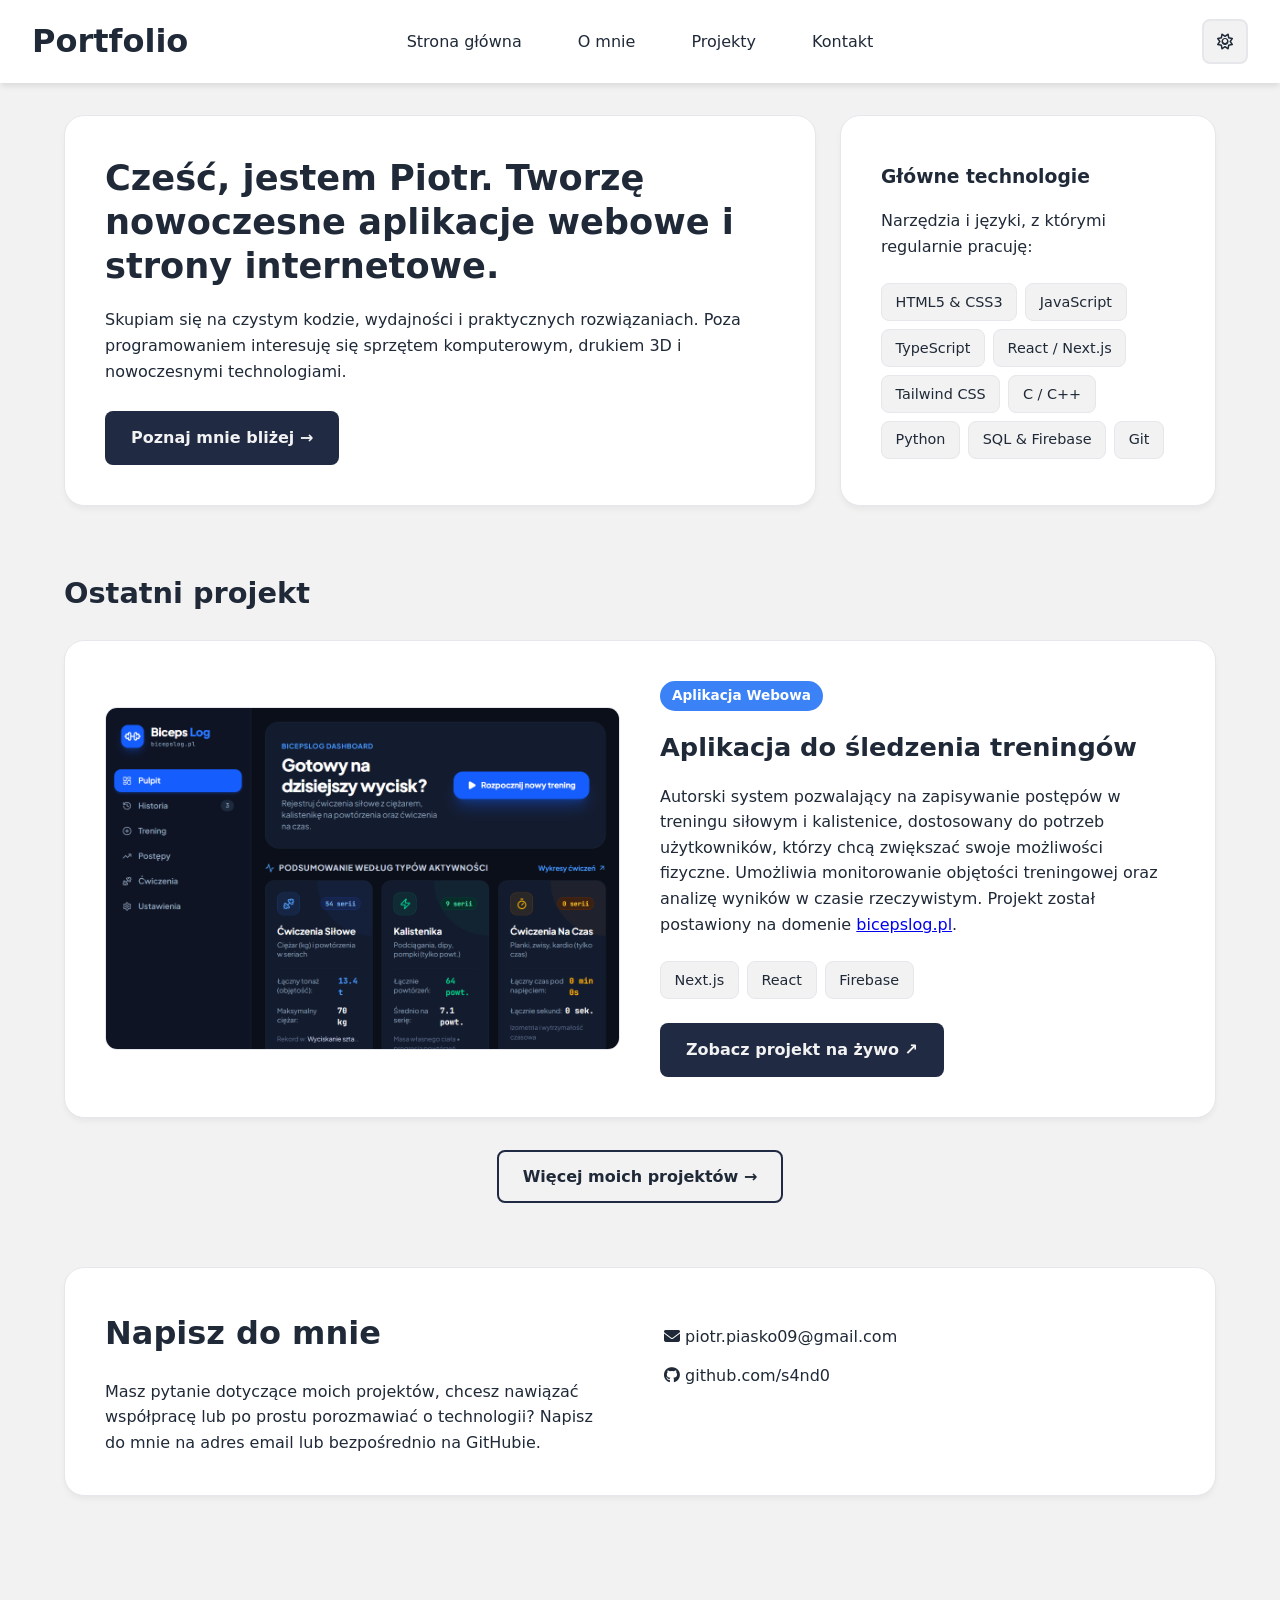
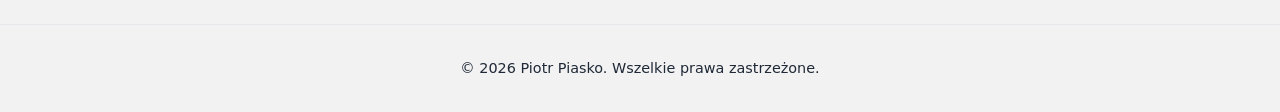
<file: index.html>
<!DOCTYPE html>
<html lang="pl">
<head>
	<meta charset="UTF-8">
	<meta name="viewport" content="width=device-width, initial-scale=1.0">
	<meta name="author" content="Piotr">
	<meta name="description" content="Portfolio Piotr Piasko">
	<meta name="keywords" content="portfolio, projekty, programowanie">

	<title>Portfolio - Piotr Piasko</title>
	<script>
		if (localStorage.getItem('theme') === 'dark') {
			document.documentElement.classList.add('dark-theme');
		}
	</script>
	<link rel="icon" href="favicon.svg" type="image/svg+xml">
    <link rel="icon" href="favicon.ico" sizes="32x32">
	<link rel="stylesheet" href="CSS/style.css">
	<link rel="stylesheet" href="https://cdnjs.cloudflare.com/ajax/libs/font-awesome/6.5.1/css/all.min.css">
</head>
<body>
	<header class="main-header">
        <h1 class="logo">
            <a href="index.html" aria-label="Przejdź do strony głównej">Portfolio</a>
        </h1>
        
        <nav class="nav-links" id="nav-links" aria-label="Główna nawigacja">
            <a href="index.html">Strona główna</a>
            <a href="o-mnie.html">O mnie</a>
            <a href="projekty.html">Projekty</a>
            <a href="#kontakt">Kontakt</a>
        </nav>

        <div class="header-actions">
            <button id="theme-toggle" class="theme-toggle" aria-label="Zmień motyw kolorystyczny"><i id="theme-icon" class="fa-regular fa-sun"></i></button>
            <button id="hamburger-btn" class="hamburger-btn" aria-label="Menu">
                <span class="bar"></span>
                <span class="bar"></span>
                <span class="bar"></span>
            </button>
        </div>
    </header>

	<main class="container">
    <section id="o-mnie-zajawka" class="bento-section">
        <div class="bento-grid-hero">
            <div class="bento-card hero-intro">
                <h2>Cześć, jestem Piotr. Tworzę nowoczesne aplikacje webowe i strony internetowe.</h2>
                <p>Skupiam się na czystym kodzie, wydajności i praktycznych rozwiązaniach. Poza programowaniem interesuję się sprzętem komputerowym, drukiem 3D i nowoczesnymi technologiami.</p>
                <div class="card-actions">
                    <a href="o-mnie.html" class="btn btn-primary">Poznaj mnie bliżej &rarr;</a>
                </div>
            </div>

            <div class="bento-card hero-skills">
                <h3>Główne technologie</h3>
                <p>Narzędzia i języki, z którymi regularnie pracuję:</p>
                <div class="skills-pills">
                    <span class="pill">HTML5 & CSS3</span>
                    <span class="pill">JavaScript</span>
					<span class="pill">TypeScript</span>
                    <span class="pill">React / Next.js</span>
                    <span class="pill">Tailwind CSS</span>
                    <span class="pill">C / C++</span>
					<span class="pill">Python</span>
                    <span class="pill">SQL & Firebase</span>
                    <span class="pill">Git</span>
                </div>
            </div>
        </div>
    </section>

    <section id="wyrozniony-projekt" class="bento-section">
        <div class="section-header">
            <h2>Ostatni projekt</h2>
        </div>

        <div class="bento-card featured-project">
            <div class="project-image">
                <img src="./images/projekt1.png" alt="Zrzut ekranu aplikacji treningowej">
            </div>
            <div class="project-info">
                <span class="badge">Aplikacja Webowa</span>
                <h3>Aplikacja do śledzenia treningów</h3>
                <p>Autorski system pozwalający na zapisywanie postępów w treningu siłowym i kalistenice, dostosowany do potrzeb użytkowników, którzy chcą zwiększać swoje możliwości fizyczne. Umożliwia monitorowanie objętości treningowej oraz analizę wyników w czasie rzeczywistym. Projekt został postawiony na domenie <a href="https://bicepslog.pl/" target="_blank" rel="noopener noreferrer">bicepslog.pl</a>.</p>
                <div class="skills-pills">
                    <span class="pill">Next.js</span>
                    <span class="pill">React</span>
                    <span class="pill">Firebase</span>
                </div>
                <div class="card-actions">
                    <a href="https://bicepslog.pl/" target="_blank" rel="noopener noreferrer" class="btn btn-primary">Zobacz projekt na żywo &nearr;</a>
                </div>
            </div>
        </div>
        <div class="center-action">
            <a href="projekty.html" class="btn btn-outline">Więcej moich projektów &rarr;</a>
        </div>
    </section>

    <section id="kontakt" class="bento-section">
        <div class="bento-card contact-box">
            <div class="contact-info">
                <h2>Napisz do mnie</h2>
                <p>Masz pytanie dotyczące moich projektów, chcesz nawiązać współpracę lub po prostu porozmawiać o technologii? Napisz do mnie na adres email lub bezpośrednio na GitHubie.</p>
                
            </div>
			<div class="contact-info">
				<div class="contact-links">
                    <a href="mailto:piotr.piasko09@gmail.com" class="contact-link"><i class="fa-solid fa-envelope"></i> piotr.piasko09@gmail.com</a>
                    <a href="https://github.com/s4nd0" target="_blank" rel="noopener noreferrer" class="contact-link"><i class="fa-brands fa-github"></i> github.com/s4nd0</a>
                </div>
			</div>
        </div>
		
    </section>
</main>

	<footer>
		<p>&copy; 2026 Piotr Piasko. Wszelkie prawa zastrzeżone.</p>
	</footer>

	<script src="JS/script.js"></script>
</body>
</html>
</file>
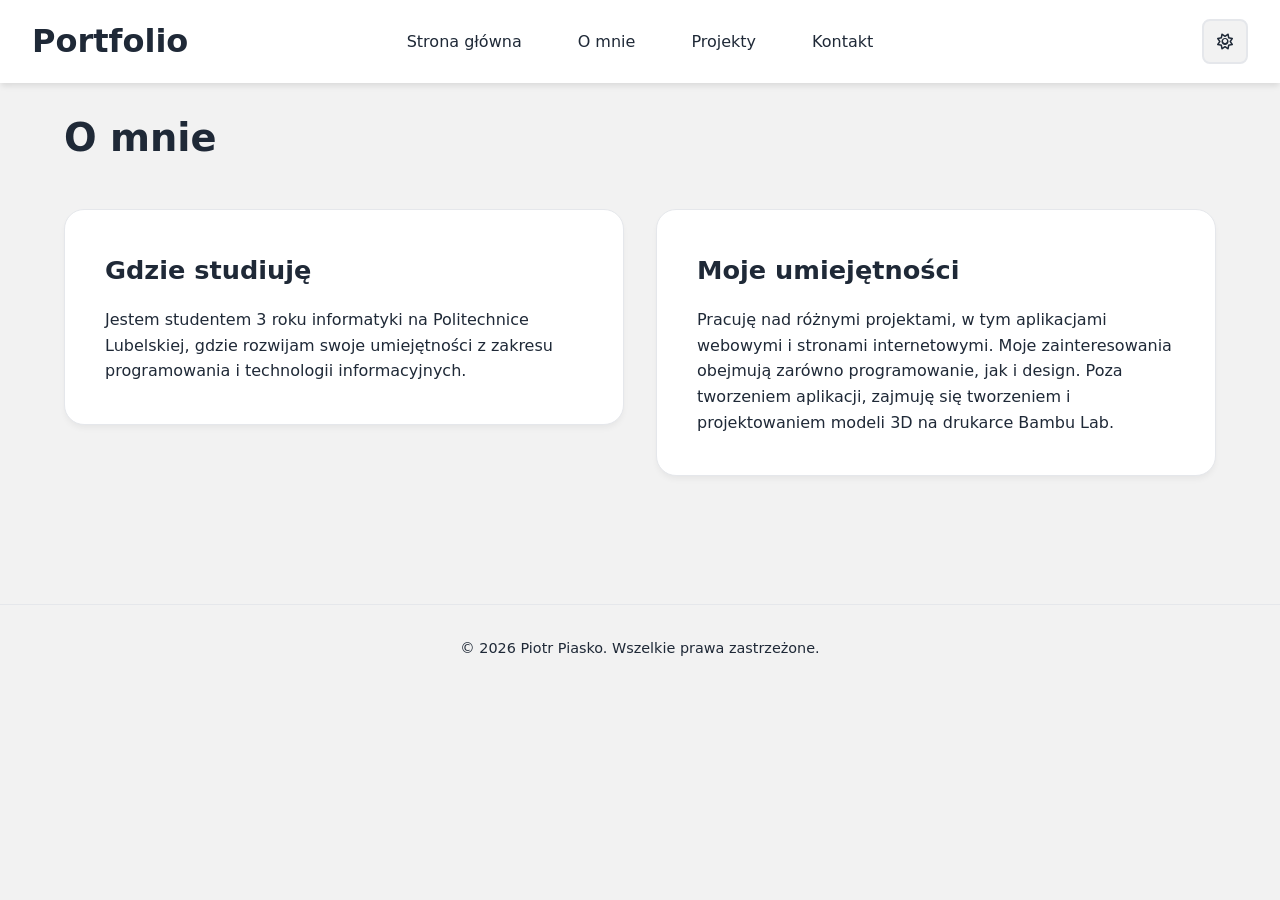
<file: o-mnie.html>
<!DOCTYPE html>
<html lang="pl">
<head>
	<meta charset="UTF-8">
	<meta name="viewport" content="width=device-width, initial-scale=1.0">
	<meta name="author" content="Piotr">
	<meta name="description" content="Informacje o mnie - Piotr Piasko">
	<meta name="keywords" content="o mnie, informacje, Piotr Piasko">

	<title>O mnie | Portfolio - Piotr Piasko</title>
	<script>
		if (localStorage.getItem('theme') === 'dark') {
			document.documentElement.classList.add('dark-theme');
		}
	</script>
	<link rel="icon" href="favicon.svg" type="image/svg+xml">
    <link rel="icon" href="favicon.ico" sizes="32x32">
	<link rel="stylesheet" href="CSS/style.css">
	<link rel="stylesheet" href="https://cdnjs.cloudflare.com/ajax/libs/font-awesome/6.5.1/css/all.min.css">
</head>
<body>
    <header class="main-header">
        <h1 class="logo">
            <a href="index.html" aria-label="Przejdź do strony głównej">Portfolio</a>
        </h1>
        
        <nav class="nav-links" id="nav-links" aria-label="Główna nawigacja">
            <a href="index.html">Strona główna</a>
            <a href="o-mnie.html">O mnie</a>
            <a href="projekty.html">Projekty</a>
            <a href="index.html#kontakt">Kontakt</a>
        </nav>

        <div class="header-actions">
            <button id="theme-toggle" class="theme-toggle" aria-label="Zmień motyw kolorystyczny"><i id="theme-icon" class="fa-regular fa-sun"></i></button>
            <button id="hamburger-btn" class="hamburger-btn" aria-label="Menu">
                <span class="bar"></span>
                <span class="bar"></span>
                <span class="bar"></span>
            </button>
        </div>
    </header>

<main class="container">
        <section class="page-intro">
            <h2>O mnie</h2>
        </section>

        <section class="bento-section projects-pair-grid" aria-label="Informacje o studiach i umiejętnościach">

            <div class="bento-card vertical-card">
                <div class="project-info">
                    <h3>Gdzie studiuję</h3>
                    <p>Jestem studentem 3 roku informatyki na Politechnice Lubelskiej, gdzie rozwijam swoje umiejętności z zakresu programowania i technologii informacyjnych.</p>
                </div>
            </div>

            <div class="bento-card vertical-card">
                <div class="project-info">
                    <h3>Moje umiejętności</h3>
                    <p>Pracuję nad różnymi projektami, w tym aplikacjami webowymi i stronami internetowymi. Moje zainteresowania obejmują zarówno programowanie, jak i design. Poza tworzeniem aplikacji, zajmuję się tworzeniem i projektowaniem modeli 3D na drukarce Bambu Lab.</p>
                </div>
            </div>

        </section>

    </main>

    <footer>
		<p>&copy; 2026 Piotr Piasko. Wszelkie prawa zastrzeżone.</p>
	</footer>

	<script src="JS/script.js"></script>
</body>
</html>
</file>
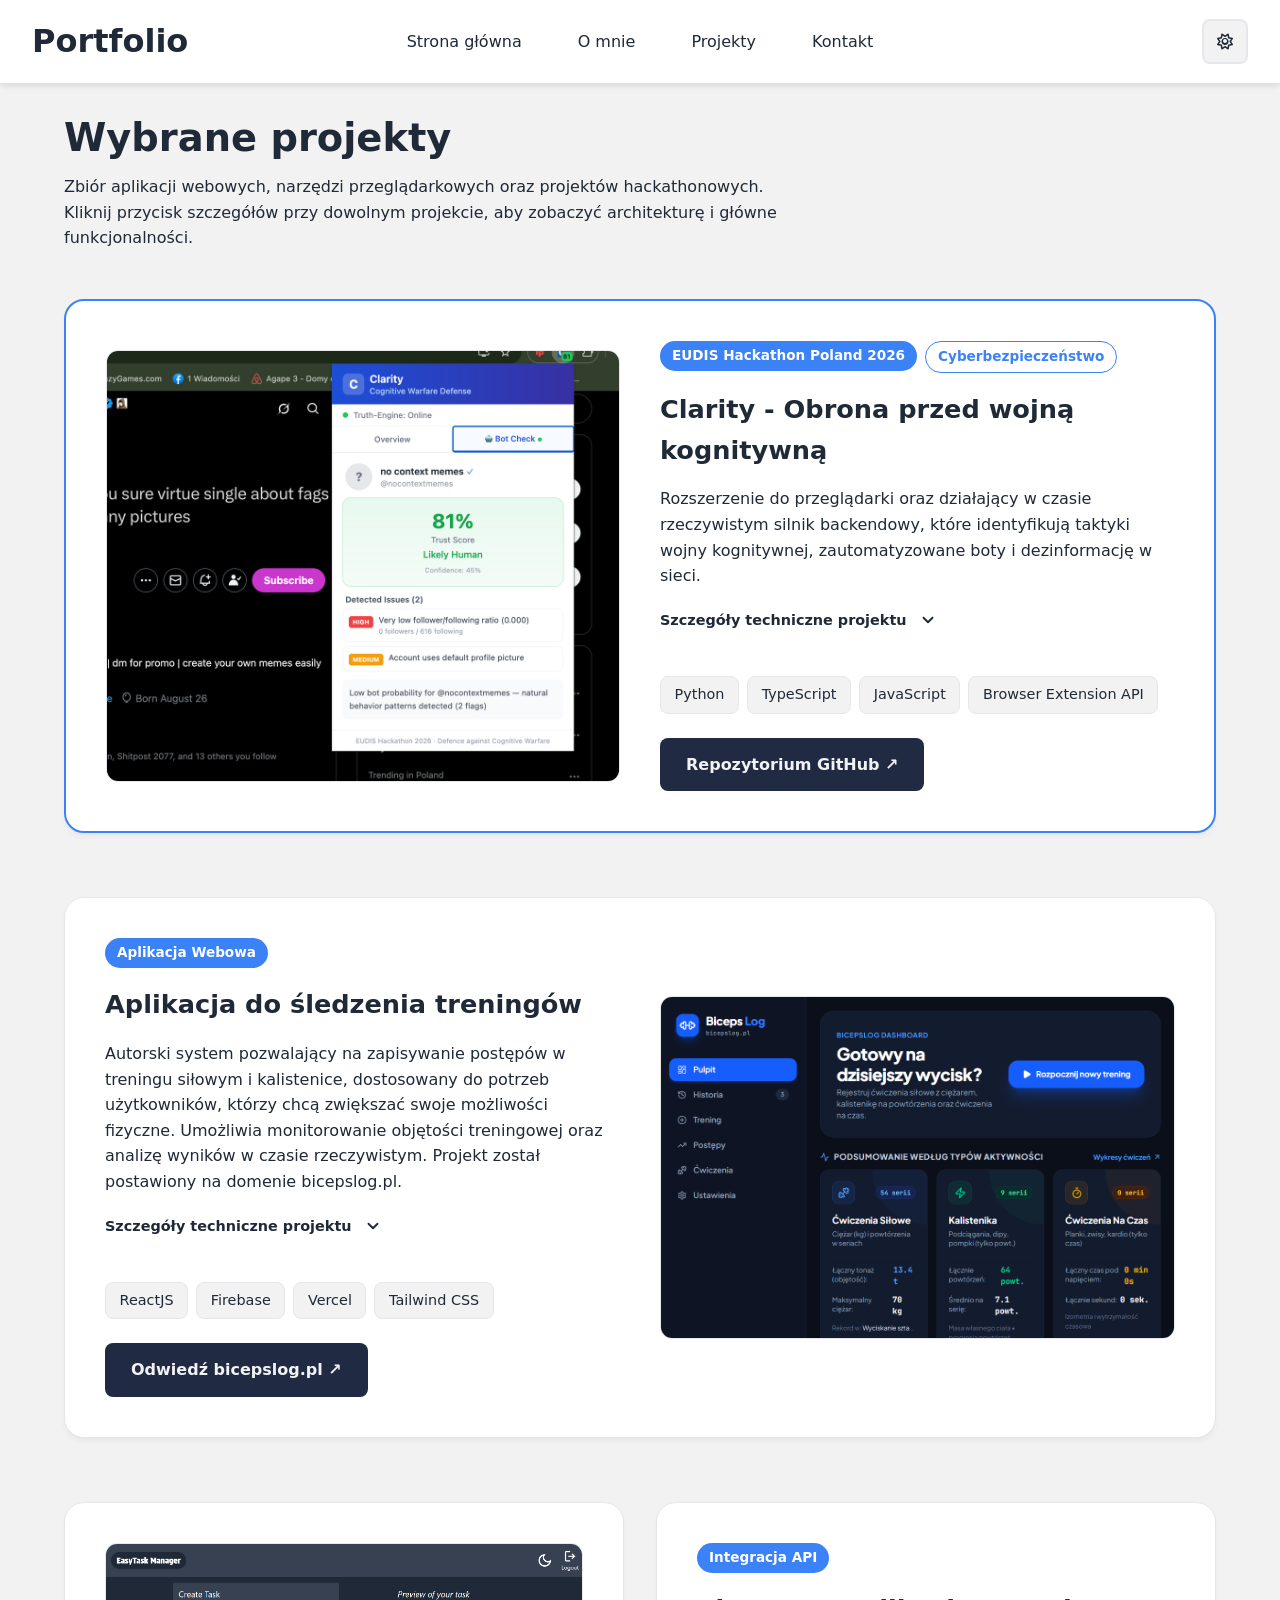
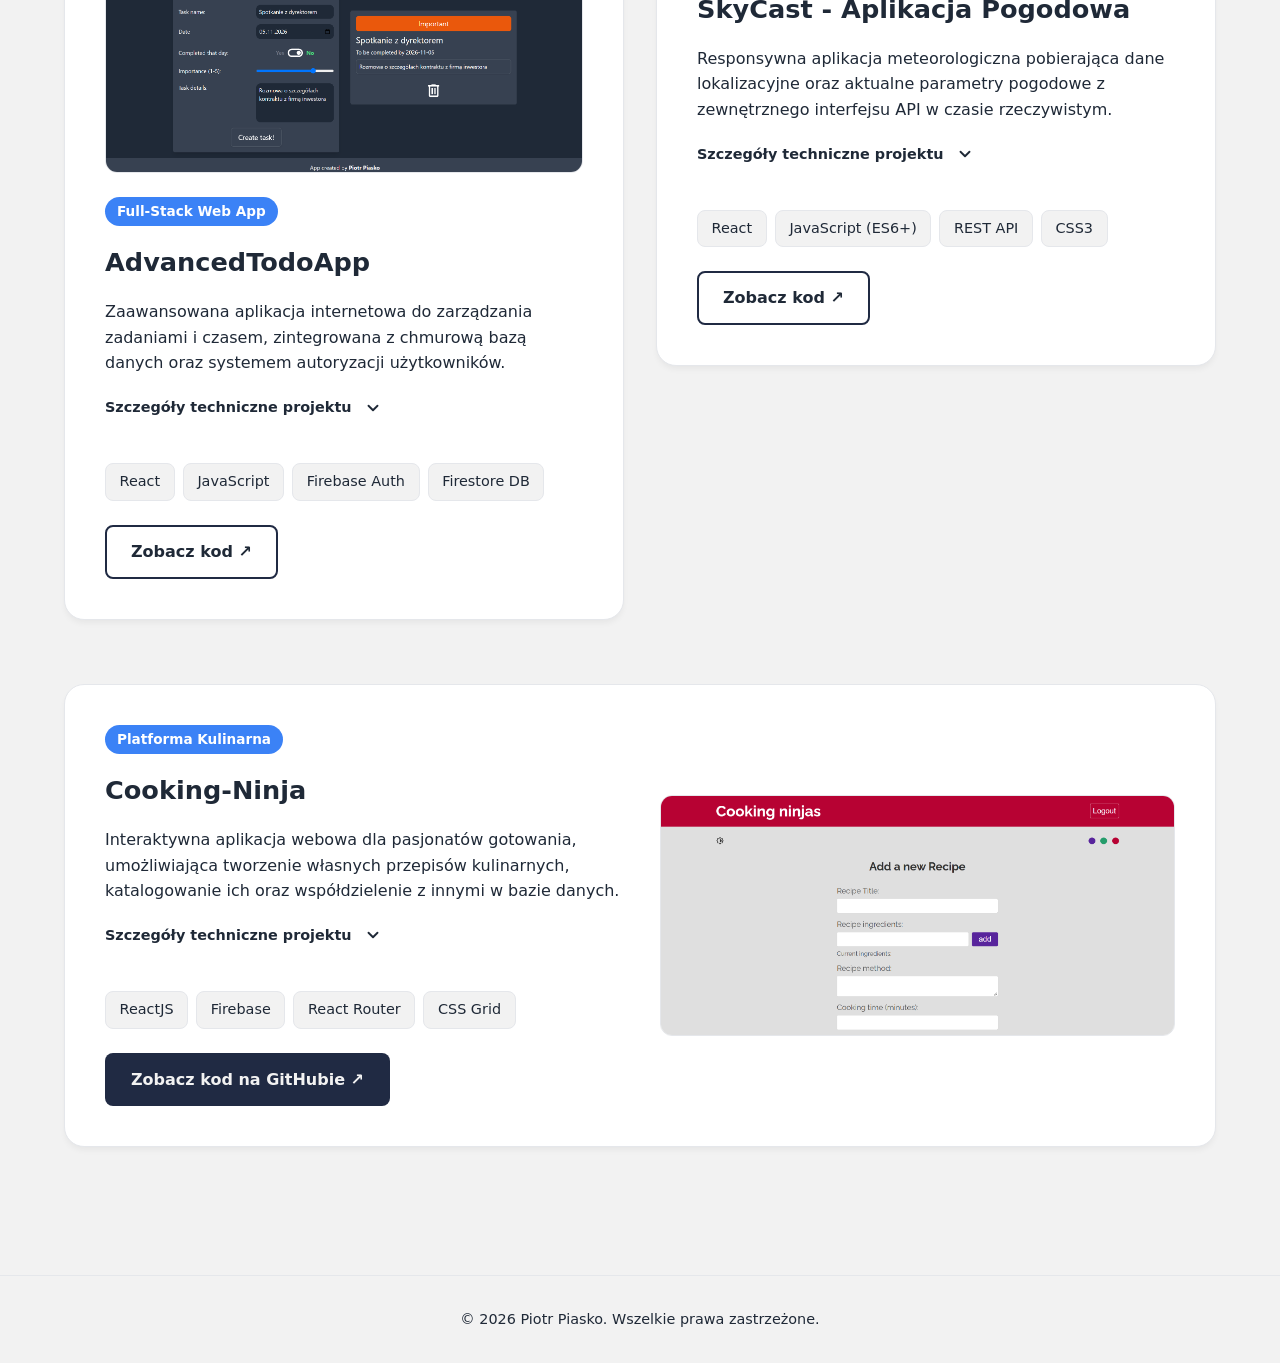
<file: projekty.html>
<!DOCTYPE html>
<html lang="pl">
<head>
    <meta charset="UTF-8">
    <meta name="viewport" content="width=device-width, initial-scale=1.0">
    <meta name="author" content="Piotr">
    <meta name="description" content="Projekty programistyczne - Piotr Piasko">
    <meta name="keywords" content="portfolio, projekty, react, python, typescript, programowanie">

    <title>Projekty | Portfolio - Piotr Piasko</title>
    <script>
        if (localStorage.getItem('theme') === 'dark') {
            document.documentElement.classList.add('dark-theme');
        }
    </script>
    <link rel="icon" href="favicon.svg" type="image/svg+xml">
    <link rel="icon" href="favicon.ico" sizes="32x32">
    <link rel="stylesheet" href="CSS/style.css">
    <link rel="stylesheet" href="https://cdnjs.cloudflare.com/ajax/libs/font-awesome/6.5.1/css/all.min.css">

</head>
<body>
    <header class="main-header">
        <h1 class="logo">
            <a href="index.html" aria-label="Przejdź do strony głównej">Portfolio</a>
        </h1>
        
        <nav class="nav-links" id="nav-links" aria-label="Główna nawigacja">
            <a href="index.html">Strona główna</a>
            <a href="o-mnie.html">O mnie</a>
            <a href="projekty.html">Projekty</a>
            <a href="index.html#kontakt">Kontakt</a>
        </nav>

        <div class="header-actions">
            <button id="theme-toggle" class="theme-toggle" aria-label="Zmień motyw kolorystyczny"><i id="theme-icon" class="fa-regular fa-sun"></i></button>
            <button id="hamburger-btn" class="hamburger-btn" aria-label="Menu">
                <span class="bar"></span>
                <span class="bar"></span>
                <span class="bar"></span>
            </button>
        </div>
    </header>

    <main class="container">
        <section class="page-intro">
            <h2>Wybrane projekty</h2>
            <p>Zbiór aplikacji webowych, narzędzi przeglądarkowych oraz projektów hackathonowych. Kliknij przycisk szczegółów przy dowolnym projekcie, aby zobaczyć architekturę i główne funkcjonalności.</p>
        </section>

        <section class="bento-section" aria-label="Projekt wyróżniony">
            <div class="bento-card featured-project spotlight-card">
                <div class="project-image">
                    <img src="images/projekt4.png" alt="Interfejs rozszerzenia Clarity wykrywającego dezinformację">
                </div>
                <div class="project-info">
                    <div class="badges-row">
                        <span class="badge">EUDIS Hackathon Poland 2026</span>
                        <span class="badge badge-outline">Cyberbezpieczeństwo</span>
                    </div>
                    <h3>Clarity - Obrona przed wojną kognitywną</h3>
                    <p>Rozszerzenie do przeglądarki oraz działający w czasie rzeczywistym silnik backendowy, które identyfikują taktyki wojny kognitywnej, zautomatyzowane boty i dezinformację w sieci.</p>
                    
                    <button class="details-toggle" aria-expanded="false">
                        <span>Szczegóły techniczne projektu</span>
                        <svg class="arrow-icon" xmlns="http://www.w3.org/2000/svg" width="18" height="18" viewBox="0 0 24 24" fill="none" stroke="currentColor" stroke-width="2.5" stroke-linecap="round" stroke-linejoin="round">
                            <polyline points="6 9 12 15 18 9"></polyline>
                        </svg>
                    </button>

                    <div class="project-details-wrapper">
                        <div class="project-details-content">
                            <ul class="details-list">
                                <li><strong>Weryfikacja źródeł (Truth-Scoring):</strong> Krzyżowe porównywanie przeglądanych treści ze zweryfikowanymi globalnymi bazami danych w celu błyskawicznej oceny wiarygodności.</li>
                                <li><strong>Wykrywanie manipulacji:</strong> Identyfikacja wzorców językowych typowych dla polaryzacji, farm botów oraz skoordynowanych kampanii dezinformacyjnych.</li>
                                <li><strong>Niskie obciążenie systemu:</strong> Lekka architektura klient-serwer zaprojektowana tak, aby analizować strony w tle bez spowalniania pracy przeglądarki.</li>
                            </ul>
                        </div>
                    </div>

                    <div class="skills-pills">
                        <span class="pill">Python</span>
                        <span class="pill">TypeScript</span>
                        <span class="pill">JavaScript</span>
                        <span class="pill">Browser Extension API</span>
                    </div>
                    <div class="card-actions">
                        <a href="https://github.com/s4nd0/CLARITY_V1" target="_blank" rel="noopener noreferrer" class="btn btn-primary">Repozytorium GitHub &nearr;</a>
                    </div>
                </div>
            </div>
        </section>

        <section class="bento-section" aria-label="Projekt siłownia">
            <div class="bento-card featured-project reversed-card">
                <div class="project-info">
                    <span class="badge">Aplikacja Webowa</span>
                    <h3>Aplikacja do śledzenia treningów</h3>
                    <p>Autorski system pozwalający na zapisywanie postępów w treningu siłowym i kalistenice, dostosowany do potrzeb użytkowników, którzy chcą zwiększać swoje możliwości fizyczne. Umożliwia monitorowanie objętości treningowej oraz analizę wyników w czasie rzeczywistym. Projekt został postawiony na domenie bicepslog.pl.</p>

                    <button class="details-toggle" aria-expanded="false">
                        <span>Szczegóły techniczne projektu</span>
                        <svg class="arrow-icon" xmlns="http://www.w3.org/2000/svg" width="18" height="18" viewBox="0 0 24 24" fill="none" stroke="currentColor" stroke-width="2.5" stroke-linecap="round" stroke-linejoin="round">
                            <polyline points="6 9 12 15 18 9"></polyline>
                        </svg>
                    </button>

                    <div class="project-details-wrapper">
                        <div class="project-details-content">
                            <ul class="details-list">
                                <li><strong>Śledzenie treningów:</strong> Zapisywanie ćwiczeń, serii, powtórzeń oraz używanych ciężarów, aby precyzyjnie monitorować postępy.</li>
                                <li><strong>Analiza progresu:</strong> Podgląd historii treningów i objętości treningowej, ułatwiający ocenę wyników w czasie.</li>
                                <li><strong>Planowanie rozwoju:</strong> Wsparcie w organizacji treningów siłowych i kalistenicznych oraz systematycznym zwiększaniu swoich możliwości.</li>
                            </ul>
                        </div>
                    </div>

                    <div class="skills-pills">
                        <span class="pill">ReactJS</span>
                        <span class="pill">Firebase</span>
                        <span class="pill">Vercel</span>
                        <span class="pill">Tailwind CSS</span>
                    </div>
                    <div class="card-actions">
                        <a href="https://bicepslog.pl" target="_blank" rel="noopener noreferrer" class="btn btn-primary">Odwiedź bicepslog.pl &nearr;</a>
                    </div>
                </div>

                <div class="project-image">
                    <img src="images/projekt1.png" alt="Aplikacja bicepslog.pl do śledzenia treningów">
                </div>
            </div>
        </section>

        <section class="bento-section projects-pair-grid" aria-label="Aplikacje React">

            <div class="bento-card featured-project vertical-card">
                <div class="project-image">
                    <img src="images/projekt3.png" alt="Widok dodawania zadania w aplikacji AdvancedTodoApp">
                </div>
                <div class="project-info">
                    <span class="badge">Full-Stack Web App</span>
                    <h3>AdvancedTodoApp</h3>
                    <p>Zaawansowana aplikacja internetowa do zarządzania zadaniami i czasem, zintegrowana z chmurową bazą danych oraz systemem autoryzacji użytkowników.</p>

                    <button class="details-toggle" aria-expanded="false">
                        <span>Szczegóły techniczne projektu</span>
                        <svg class="arrow-icon" xmlns="http://www.w3.org/2000/svg" width="18" height="18" viewBox="0 0 24 24" fill="none" stroke="currentColor" stroke-width="2.5" stroke-linecap="round" stroke-linejoin="round">
                            <polyline points="6 9 12 15 18 9"></polyline>
                        </svg>
                    </button>

                    <div class="project-details-wrapper">
                        <div class="project-details-content">
                            <ul class="details-list">
                                <li><strong>Autoryzacja i chmura:</strong> Bezpieczne logowanie i rejestracja użytkowników oraz zapisywanie zadań w bazie danych Firebase.</li>
                                <li><strong>Pełny cykl CRUD:</strong> Szybkie dodawanie, edytowanie w miejscu, oznaczanie wykonania oraz usuwanie zadań.</li>
                                <li><strong>Priorytety i kontrola czasu:</strong> Możliwość przypisywania poziomów ważności (niski, średni, krytyczny) oraz określania ram czasowych na wykonanie zadania.</li>
                            </ul>
                        </div>
                    </div>

                    <div class="skills-pills">
                        <span class="pill">React</span>
                        <span class="pill">JavaScript</span>
                        <span class="pill">Firebase Auth</span>
                        <span class="pill">Firestore DB</span>
                    </div>
                    <div class="card-actions">
                        <a href="https://github.com/s4nd0/AdvancedTodoApp" target="_blank" rel="noopener noreferrer" class="btn btn-outline">Zobacz kod &nearr;</a>
                    </div>
                </div>
            </div>

            <div class="bento-card featured-project vertical-card">
                <div class="project-info">
                    <span class="badge">Integracja API</span>
                    <h3>SkyCast - Aplikacja Pogodowa</h3>
                    <p>Responsywna aplikacja meteorologiczna pobierająca dane lokalizacyjne oraz aktualne parametry pogodowe z zewnętrznego interfejsu API w czasie rzeczywistym.</p>

                    <button class="details-toggle" aria-expanded="false">
                        <span>Szczegóły techniczne projektu</span>
                        <svg class="arrow-icon" xmlns="http://www.w3.org/2000/svg" width="18" height="18" viewBox="0 0 24 24" fill="none" stroke="currentColor" stroke-width="2.5" stroke-linecap="round" stroke-linejoin="round">
                            <polyline points="6 9 12 15 18 9"></polyline>
                        </svg>
                    </button>

                    <div class="project-details-wrapper">
                        <div class="project-details-content">
                            <ul class="details-list">
                                <li><strong>Komunikacja z REST API:</strong> Asynchroniczne pobieranie i parsowanie danych meteorologicznych oraz geolokalizacyjnych.</li>
                                <li><strong>Dynamiczny interfejs React:</strong> Interaktywne karty prezentujące temperaturę odczuwalną, wilgotność, ciśnienie oraz prędkość wiatru.</li>
                                <li><strong>Mobile-First Design:</strong> Układ automatycznie dostosowujący kafelki pogodowe do ekranów smartfonów i monitorów.</li>
                            </ul>
                        </div>
                    </div>

                    <div class="skills-pills">
                        <span class="pill">React</span>
                        <span class="pill">JavaScript (ES6+)</span>
                        <span class="pill">REST API</span>
                        <span class="pill">CSS3</span>
                    </div>
                    <div class="card-actions">
                        <a href="https://github.com/s4nd0/SkyCast" target="_blank" rel="noopener noreferrer" class="btn btn-outline">Zobacz kod &nearr;</a>
                    </div>
                </div>
            </div>

        </section>

        <section class="bento-section" aria-label="Projekt społecznościowy">
            <div class="bento-card featured-project reversed-card">
                <div class="project-info">
                    <span class="badge">Platforma Kulinarna</span>
                    <h3>Cooking-Ninja</h3>
                    <p>Interaktywna aplikacja webowa dla pasjonatów gotowania, umożliwiająca tworzenie własnych przepisów kulinarnych, katalogowanie ich oraz współdzielenie z innymi w bazie danych.</p>

                    <button class="details-toggle" aria-expanded="false">
                        <span>Szczegóły techniczne projektu</span>
                        <svg class="arrow-icon" xmlns="http://www.w3.org/2000/svg" width="18" height="18" viewBox="0 0 24 24" fill="none" stroke="currentColor" stroke-width="2.5" stroke-linecap="round" stroke-linejoin="round">
                            <polyline points="6 9 12 15 18 9"></polyline>
                        </svg>
                    </button>

                    <div class="project-details-wrapper">
                        <div class="project-details-content">
                            <ul class="details-list">
                                <li><strong>Kreator przepisów:</strong> Wielopolowy formularz pozwalający dynamicznie dodawać listę składników, czas przygotowania oraz szczegółową instrukcję.</li>
                                <li><strong>Synchronizacja z Firebase:</strong> Natychmiastowy zapis nowych potraw w chmurowej bazie danych i aktualizowanie listy przepisów bez przeładowania strony.</li>
                                <li><strong>Wyszukiwanie i podgląd:</strong> Przejrzysty podział na karty dań z szybkim dostępem do pełnego widoku wybranego przepisu.</li>
                            </ul>
                        </div>
                    </div>

                    <div class="skills-pills">
                        <span class="pill">ReactJS</span>
                        <span class="pill">Firebase</span>
                        <span class="pill">React Router</span>
                        <span class="pill">CSS Grid</span>
                    </div>
                    <div class="card-actions">
                        <a href="https://github.com/s4nd0/Cooking-Ninja" target="_blank" rel="noopener noreferrer" class="btn btn-primary">Zobacz kod na GitHubie &nearr;</a>
                    </div>
                </div>

                <div class="project-image">
                    <img src="images/projekt2.png" alt="Aplikacja Cooking-Ninja">
                </div>
            </div>
        </section>
    </main>

    <footer>
        <p>&copy; 2026 Piotr Piasko. Wszelkie prawa zastrzeżone.</p>
    </footer>

    <script src="JS/script.js"></script>
</body>
</html>
</file>
<file: CSS/style.css>
/* Zresetowanie domyślnych ustawień */
*, *::before, *::after {
    margin: 0;
    padding: 0;
    box-sizing: border-box;
}

html {
    scroll-behavior: smooth;
}

body {
    min-height: 100vh;
    font-family: system-ui, -apple-system, sans-serif;
    line-height: 1.6;
    overflow-x: hidden;
    
    background-color: var(--bg-color, #ffffff);
    color: var(--text-color, #1f2937);
    transition: background-color 0.3s ease, color 0.3s ease; 
}

img, picture, svg, video {
    display: block;
    max-width: 100%;
    height: auto;
}

input, button, textarea, select {
    font: inherit;
}


/* Domyślne kolory */
:root {
    --header-bg: #ffffff;
    --btn-color: #202a43;
    --bg-color: #f2f2f2;
    --text-color: #1f2937;
    --hover-color: #3b82f6;
    --border-color: #e5e7eb;
}

/* Dla trybu ciemnego */
html.dark-theme { 
    --header-bg: #111827;
    --btn-color: #dedede;
    --bg-color: #161e30;
    --text-color: #f9fafb;
    --hover-color: #60a5fa;
    --border-color: #374151;
}

/* Przyklejony header */
.main-header {
    position: sticky;
    top: 0;
    z-index: 100;
    display: flex;
    justify-content: space-between;
    align-items: center;
    padding: 1rem 2rem;
    background-color: var(--header-bg);
    color: var(--text-color);
    box-shadow: 0 4px 6px -1px rgba(0, 0, 0, 0.1);
    transition: background-color 0.3s ease, color 0.3s ease; 
}

.header-actions {
    display: flex;
    align-items: center;
    gap: 1rem;
}

.logo a {
    color: inherit;
    text-decoration: none;
}

.nav-links a {
    padding: 1rem;
    text-decoration: none;
    color: var(--text-color);
    margin-left: 1.5rem;
    font-weight: 500;
    transition: 0.2s;
}

.nav-links a:hover {
    color: var(--hover-color);
    letter-spacing: 0.5px;
}

.hamburger-btn {
    display: none;
    flex-direction: column;
    justify-content: space-between;
    width: 30px;
    height: 21px;
    background: transparent;
    border: none;
    cursor: pointer;
}

.hamburger-btn .bar {
    height: 3px;
    width: 100%;
    background-color: var(--text-color);
    border-radius: 5px;
    transition: all 0.3s ease;
}

.theme-toggle {
    background-color: var(--bg-color);
    color: var(--text-color);
    border-radius: 0.5rem;
    border: 2px solid var(--border-color);
    padding: 0.5rem 0.8rem;
    cursor: pointer;
    transition: background-color 0.3s ease, color 0.3s ease; 
    transition: padding 0.2s ease, border-color 0.3s ease;
}

.container {
    max-width: 1200px;
    margin: 0 auto;
    padding: 2rem 1.5rem;
}

.bento-section {
    margin-bottom: 4rem;
}

.section-header {
    margin-bottom: 1.5rem;
}

.section-header h2 {
    font-size: 1.8rem;
}

.bento-card {
    background-color: var(--header-bg);
    border: 1px solid var(--border-color);
    border-radius: 1.25rem;
    padding: 2.5rem;
    box-shadow: 0 4px 6px -1px rgba(0, 0, 0, 0.05);
    transition: transform 0.2s ease, background-color 0.3s ease, border-color 0.3s ease;
}

.bento-grid-hero {
    display: grid;
    grid-template-columns: 2fr 1fr;
    gap: 1.5rem;
}

.hero-intro {
    display: flex;
    flex-direction: column;
    justify-content: center;
    gap: 1.2rem;
}

.hero-intro h2 {
    font-size: 2.2rem;
    line-height: 1.25;
}

.hero-skills {
    display: flex;
    flex-direction: column;
    justify-content: center;
    gap: 1rem;
}

.badge {
    display: inline-block;
    align-self: flex-start;
    background-color: var(--hover-color);
    color: #ffffff;
    padding: 0.25rem 0.75rem;
    border-radius: 2rem;
    font-size: 0.85rem;
    font-weight: 600;
}

.skills-pills {
    display: flex;
    flex-wrap: wrap;
    gap: 0.5rem;
    margin-top: 0.5rem;
}

.pill {
    background-color: var(--bg-color);
    border: 1px solid var(--border-color);
    padding: 0.4rem 0.85rem;
    border-radius: 0.5rem;
    font-size: 0.9rem;
    font-weight: 500;
    transition: background-color 0.3s ease, border-color 0.3s ease;
}

.featured-project {
    display: grid;
    grid-template-columns: 1fr 1fr;
    gap: 2.5rem;
    align-items: center;
}

.project-image {
    overflow: hidden;
    border-radius: 0.75rem;
    border: 1px solid var(--border-color);
}

.project-image img {
    width: 100%;
    transition: transform 0.3s ease;
}

.project-info {
    display: flex;
    flex-direction: column;
    gap: 1rem;
}

.project-info h3 {
    font-size: 1.6rem;
}

.center-action {
    text-align: center;
    margin-top: 2rem;
}

.contact-box {
    display: grid;
    grid-template-columns: 1fr 1fr;
    gap: 3rem;
}

.contact-info {
    display: flex;
    flex-direction: column;
    gap: 1.2rem;
}

.contact-info h2 {
    font-size: 2rem;
}

.contact-links {
    display: flex;
    flex-direction: column;
    gap: 0.8rem;
    margin-top: 1rem;
}

.contact-link {
    color: var(--text-color);
    text-decoration: none;
    font-weight: 500;
    transition: color 0.2s;
}

.contact-link:hover {
    color: var(--hover-color);
}

.card-actions {
    margin-top: 0.5rem;
}

.btn {
    display: inline-block;
    padding: 0.75rem 1.5rem;
    border-radius: 0.5rem;
    text-decoration: none;
    font-weight: 600;
    cursor: pointer;
    border: 2px solid transparent;
    transition: all 0.2s ease;
    text-align: center;
}

.btn-primary {
    background-color: var(--btn-color);
    color: var(--bg-color);
}

.btn-primary:hover {
    background-color: var(--hover-color);
    color: #ffffff;
}

.btn-outline {
    background-color: transparent;
    border-color: var(--btn-color);
    color: var(--text-color);
}

.btn-outline:hover {
    background-color: var(--btn-color);
    color: var(--bg-color);
}

footer {
    text-align: center;
    padding: 2rem;
    border-top: 1px solid var(--border-color);
    margin-top: 2rem;
    font-size: 0.9rem;
}

.page-intro {
    max-width: 750px;
    margin-bottom: 3rem;
    display: flex;
    flex-direction: column;
    gap: 0.8rem;
}

.page-intro h2 {
    font-size: 2.4rem;
    line-height: 1.2;
}

.badges-row {
    display: flex;
    flex-wrap: wrap;
    gap: 0.5rem;
}

.badge-outline {
    background-color: transparent;
    border: 1px solid var(--hover-color);
    color: var(--hover-color);
}

.spotlight-card {
    border: 2px solid var(--hover-color);
}

.projects-pair-grid {
    display: grid;
    grid-template-columns: 1fr 1fr;
    gap: 2rem;
    align-items: start;
}

.featured-project.vertical-card {
    grid-template-columns: 1fr;
    gap: 1.5rem;
}

.details-toggle {
    display: inline-flex;
    align-items: center;
    gap: 0.75rem;
    background: none;
    color: var(--text-color);
    border: 0;
    padding: 0.25rem 0;
    font-weight: 600;
    font-size: 0.9rem;
    cursor: pointer;
    transition: color 0.2s ease;
    text-align: left;
}

.details-toggle:hover {
    color: var(--hover-color);
}

.arrow-icon {
    transition: transform 0.35s ease;
    flex-shrink: 0;
}

.details-toggle[aria-expanded="true"] .arrow-icon {
    transform: rotate(180deg);
}

.project-details-wrapper {
    display: grid;
    grid-template-rows: 0fr;
    opacity: 0;
    transition: grid-template-rows 0.35s ease, opacity 0.3s ease, margin 0.35s ease;
}

.project-details-wrapper.open {
    grid-template-rows: 1fr;
    opacity: 1;
    margin-top: 0.25rem;
    margin-bottom: 0.5rem;
}

.project-details-content {
    overflow: hidden;
}

.details-list {
    list-style-position: inside;
    background-color: var(--bg-color);
    border-left: 3px solid var(--hover-color);
    padding: 1rem 1.25rem;
    border-radius: 0 0.5rem 0.5rem 0;
    display: flex;
    flex-direction: column;
    gap: 0.6rem;
    font-size: 0.92rem;
}

@media (min-width: 769px) {
    .nav-links {
        position: absolute;
        left: 50%;
        transform: translateX(-50%);
        display: flex;
        gap: 1.5rem;
    }

    .nav-links a {
        margin-left: 0;
    }
}

@media (max-width: 768px) {
    .hamburger-btn {
        display: flex;
    }

    .nav-links {
        display: none;
        flex-direction: column;
        position: absolute;
        top: 100%;
        left: 0;
        width: 100%;
        background-color: var(--header-bg);
        padding: 1.5rem 0;
        box-shadow: 0 4px 6px -1px rgba(0, 0, 0, 0.1);
        text-align: center;
    }

    .nav-links a {
        margin: 0;
        padding: 1rem;
        display: block;
    }

    .nav-links.active {
        display: flex;
    }

    .bento-grid-hero,
    .featured-project,
    .contact-box {
        grid-template-columns: 1fr;
        gap: 1.5rem;
    }

    .bento-card {
        padding: 1.5rem;
    }

    .hero-intro h2 {
        font-size: 1.75rem;
    }

    .projects-pair-grid {
        grid-template-columns: 1fr;
    }

    .reversed-card .project-image {
        order: -1;
    }
}
</file>
